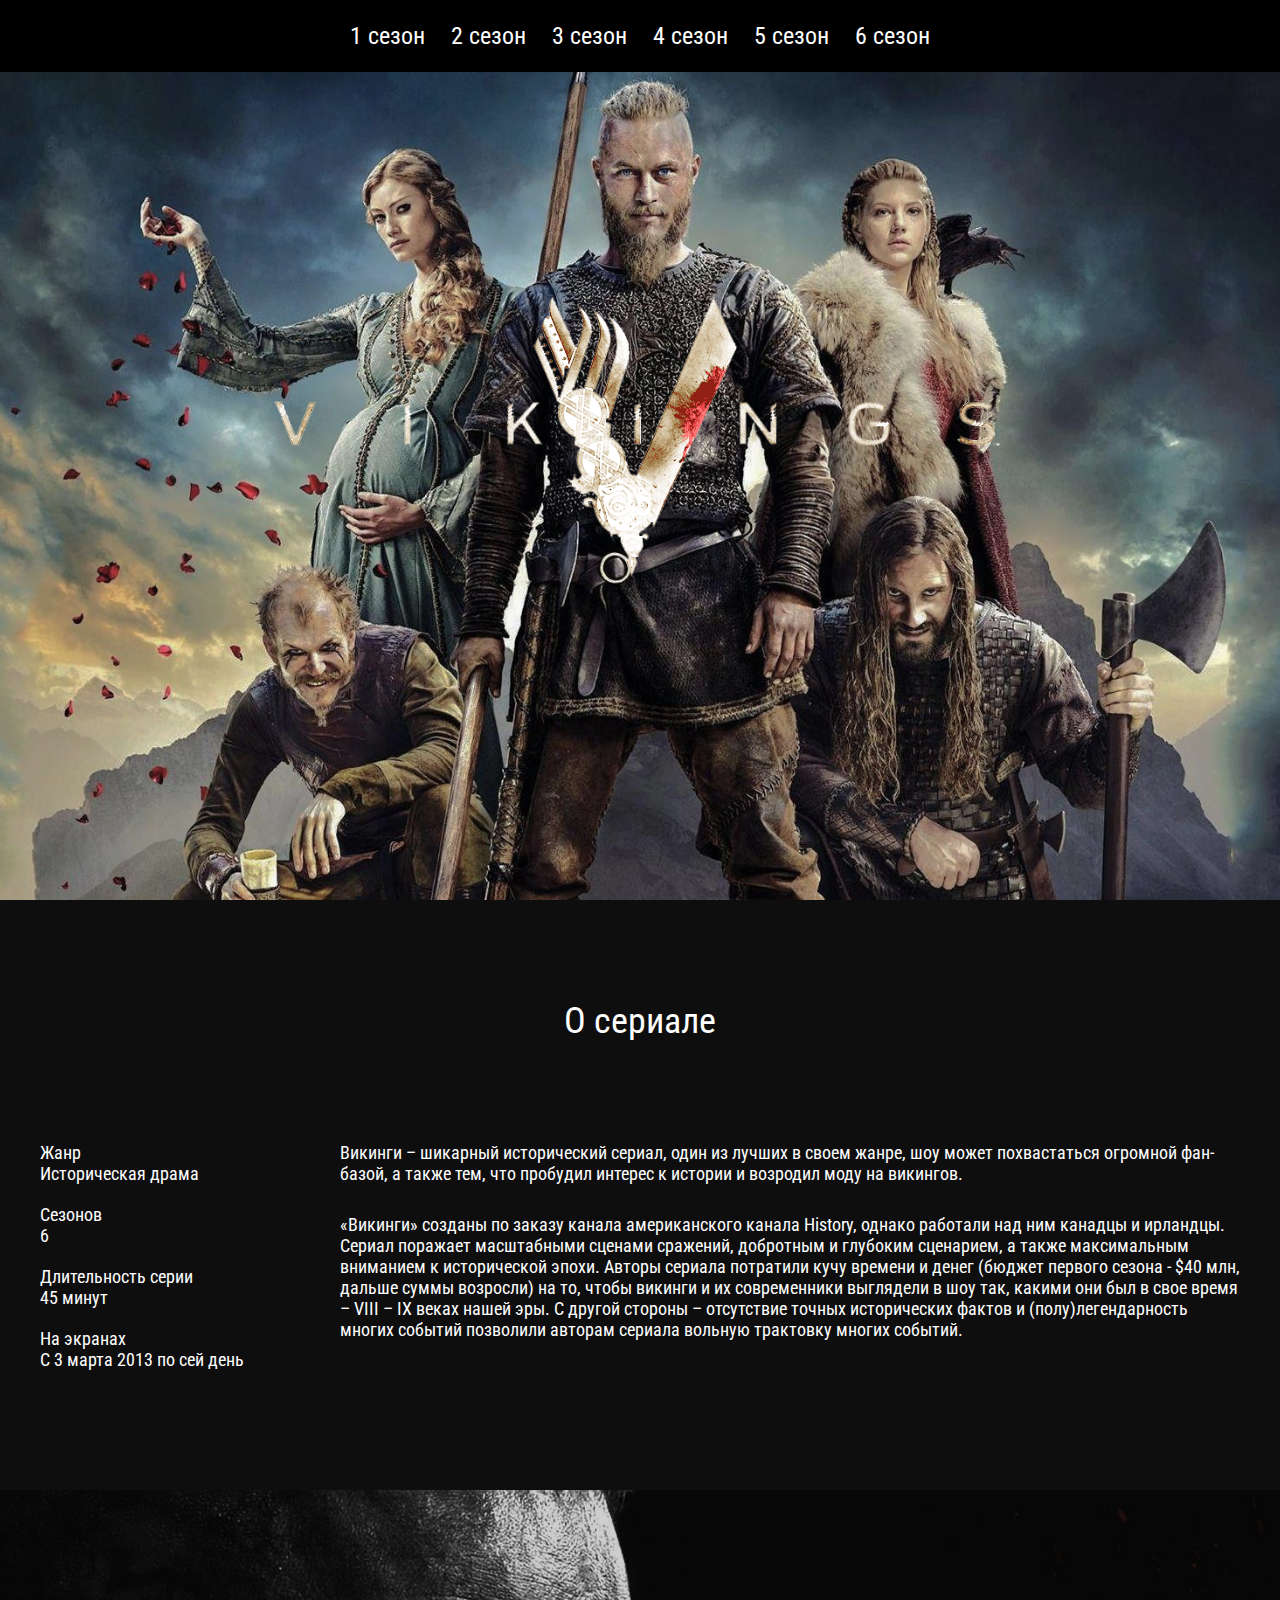
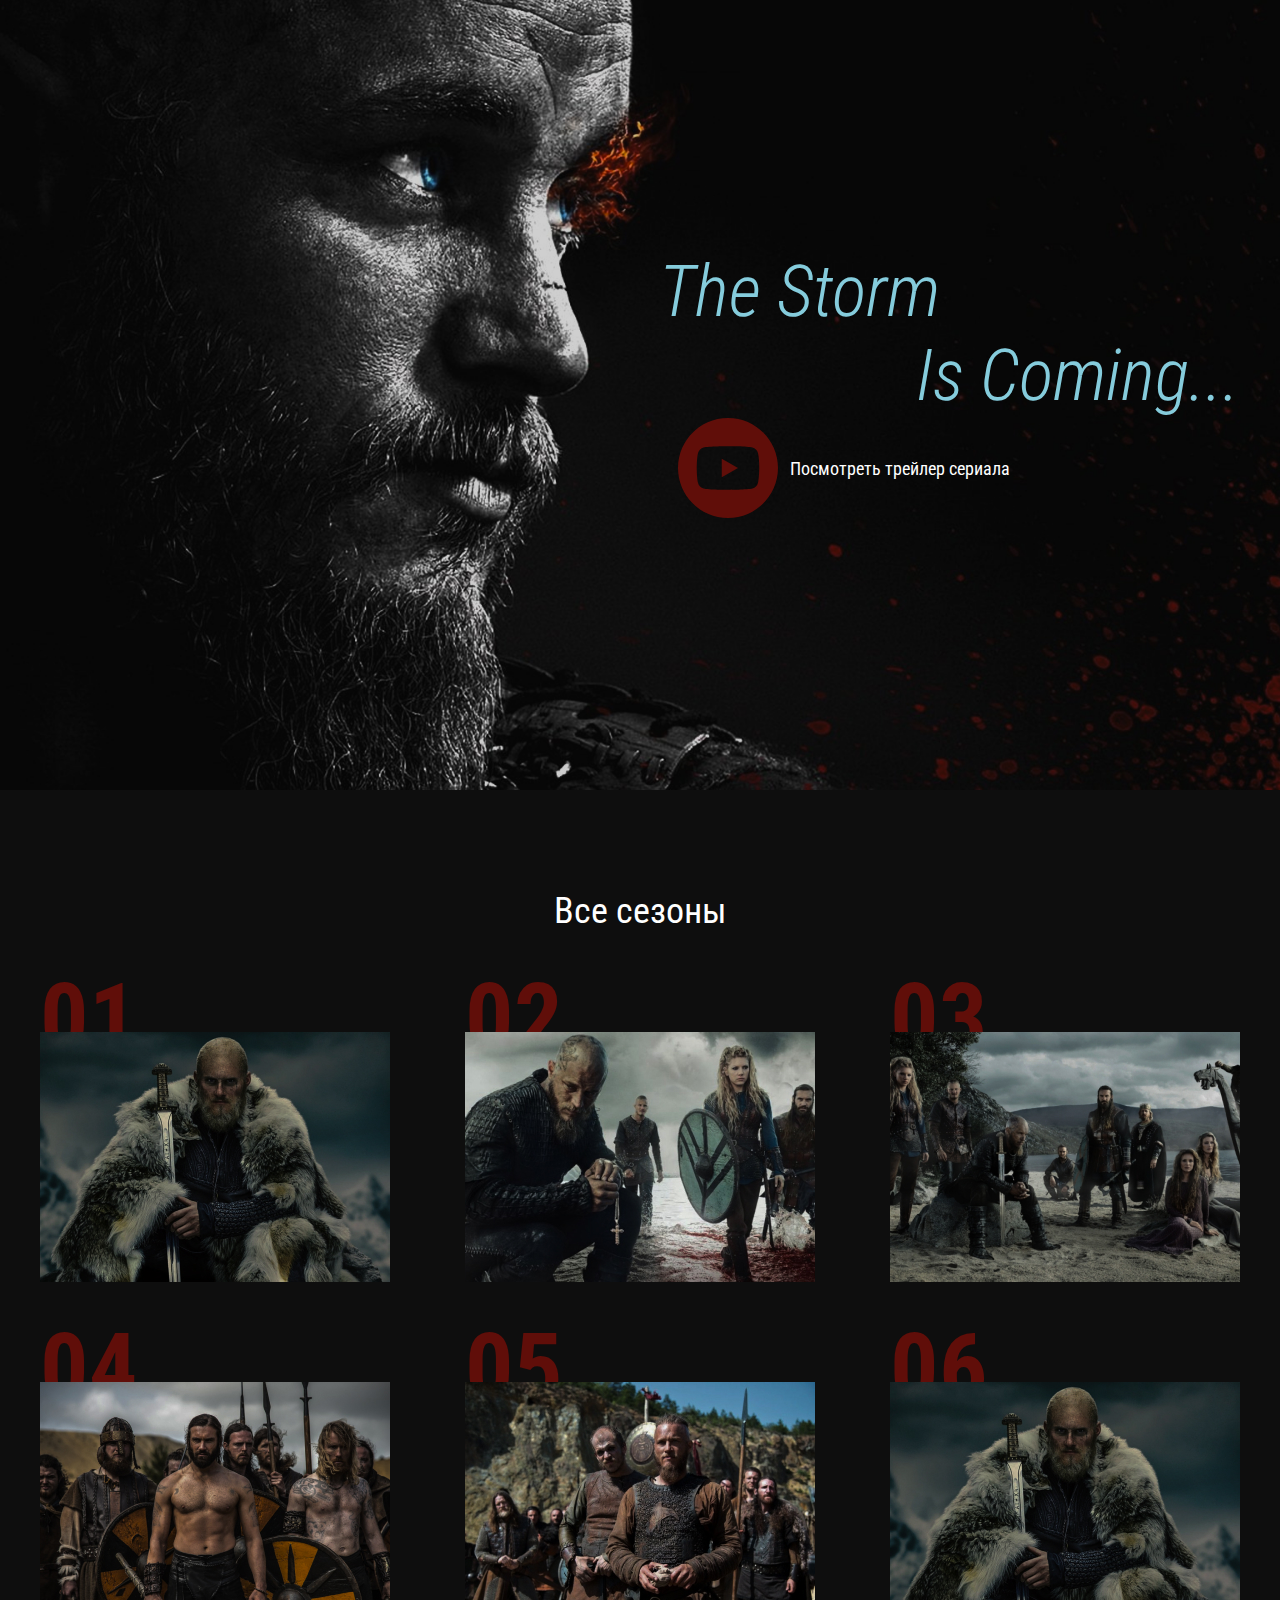
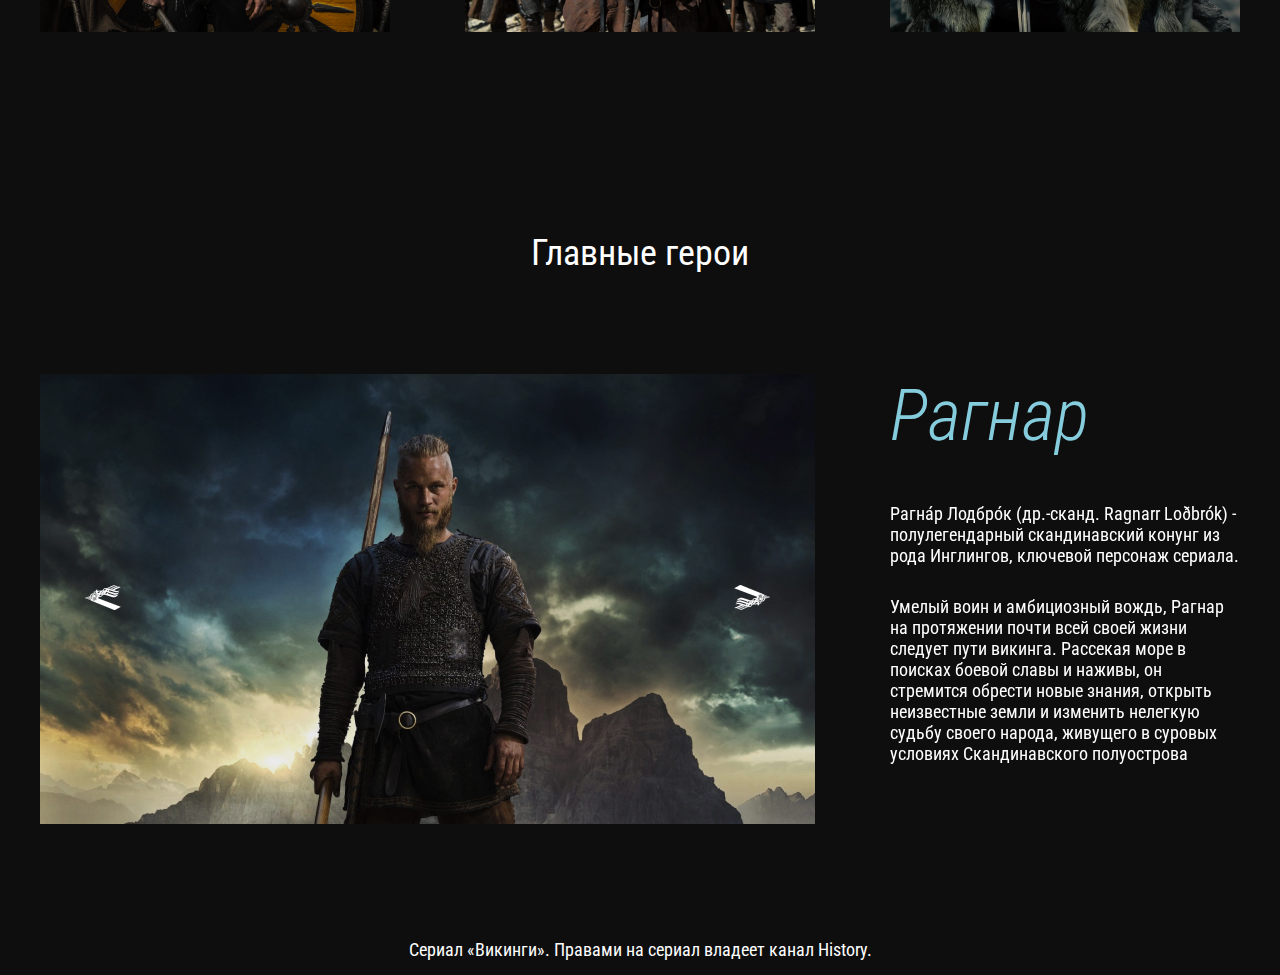
<file: index.html>
<!DOCTYPE html>
<html lang="ru">
<head>
  <meta charset="UTF-8">
  <meta name="viewport" content="width=device-width, initial-scale=1.0">
  <meta http-equiv="X-UA-Compatible" content="ie=edge">
  <title>vikings</title>
  <link rel="preconnect" href="https://fonts.googleapis.com">
  <link rel="preconnect" href="https://fonts.gstatic.com" crossorigin>
  <link href="https://fonts.googleapis.com/css2?family=Roboto+Condensed:ital,wght@0,400;0,700;1,300&display=swap" rel="stylesheet">
  <link rel="stylesheet" href="css/reset.css">
  <link rel="stylesheet" href="css/slick.css">
  <link rel="stylesheet" href="css/jquery.fancybox.css">
  <link rel="stylesheet" href="css/style.css">
</head>
<body>
  
  <header class="header">
    <nav class="menu">
      <button class="menu__btn"><span></span></button>
      <ul class="menu__list">
        <li class="menu__list-item">
          <a class="menu__list-link" href="season-1.html">1 сезон</a>
        </li>
        <li class="menu__list-item">
          <a class="menu__list-link" href="#">2 сезон</a>
        </li>
        <li class="menu__list-item">
          <a class="menu__list-link" href="#">3 сезон</a>
        </li>
        <li class="menu__list-item">
          <a class="menu__list-link" href="#">4 сезон</a>
        </li>
        <li class="menu__list-item">
          <a class="menu__list-link" href="#">5 сезон</a>
        </li>
        <li class="menu__list-item">
          <a class="menu__list-link" href="#">6 сезон</a>
        </li>
      </ul>
    </nav>
    <div class="logo">
      <img class="logo__img" src="images/header/logo.png" alt="">
    </div>
  </header>

  <section class="about section-page">
    <div class="container">
      <h3 class="title">О сериале</h3>
      <div class="about__inner">
        <ul class="about__info">
          <li class="about__info-item">
            Жанр
            <span>Историческая драма</span>
          </li>
          <li class="about__info-item">
            Сезонов
            <span>6</span>
          </li>
          <li class="about__info-item">
            Длительность серии
            <span>45 минут</span>
          </li>
          <li class="about__info-item">
            На экранах
            <span>С 3 марта 2013 по сей день</span>
          </li>
        </ul>
        <div class="about__text">
          <p>
            Викинги – шикарный исторический сериал, один из лучших в своем жанре, шоу может похвастаться огромной фан-базой, а также тем, что пробудил интерес к истории и возродил моду на викингов.
          </p>
          <p>
            «Викинги» созданы по заказу канала американского канала History, однако работали над ним канадцы и ирландцы. Сериал поражает масштабными сценами сражений, добротным и глубоким сценарием, а также максимальным вниманием к исторической эпохи. Авторы сериала потратили кучу времени и денег (бюджет первого сезона - $40 млн, дальше суммы возросли) на то, чтобы викинги и их современники выглядели в шоу так, какими они был в свое время – VIII – IX веках нашей эры. С другой стороны – отсутствие точных исторических фактов и (полу)легендарность многих событий позволили авторам сериала вольную трактовку многих событий.
          </p>
        </div>
      </div>
    </div>
  </section>

  <section class="video">
    <div class="container">
      <h3 class="video__text"><span>The Storm </span>Is Coming...</h3>
      <a class="video__btn" data-fancybox href="https://www.youtube.com/watch?v=FUP5IjRBTC8">Посмотреть трейлер сериала</a>
    </div>
  </section>

  <section class="seasons section-page">
    <div class="container">
      <h3 class="title">Все сезоны</h3>
      <ol class="seasons__inner">
        <li class="seasons__item" style="background-image: url('images/season/season1.jpg');">
          <a class="seasons__link" href="season-1.html">Cмотреть</a>
        </li>
        <li class="seasons__item" style="background-image: url('images/season/season2.jpg');">
          <a class="seasons__link" href="#">Cмотреть</a>
        </li>
        <li class="seasons__item" style="background-image: url('images/season/season3.jpg');">
          <a class="seasons__link" href="#">Cмотреть</a>
        </li>
        <li class="seasons__item" style="background-image: url('images/season/season4.jpg');">
          <a class="seasons__link" href="#">Cмотреть</a>
        </li>
        <li class="seasons__item" style="background-image: url('images/season/season5.jpg');">
          <a class="seasons__link" href="#">Cмотреть</a>
        </li>
        <li class="seasons__item" style="background-image: url('images/season/season6.jpg');">
          <a class="seasons__link" href="#">Cмотреть</a>
        </li>
      </ol>
    </div>
  </section>

  <section class="heroes section-page">
    <div class="container">
      <h3 class="title">Главные герои</h3>
      <div class="heroes__inner">
        <div class="heroes__slider-img">
          <img class="heroes__img" src="images/heroes/heroes1.jpg" alt="">
          <img class="heroes__img" src="images/heroes/heroes1.jpg" alt="">
          <img class="heroes__img" src="images/heroes/heroes1.jpg" alt="">
        </div>
        <div class="heroes__slider-text">
          <div class="heroes__text">
            <h4 class="heroes__name">Рагнар</h4>
            <p>
              Рагна́р Лодбро́к (др.-сканд. Ragnarr Loðbrók) - полулегендарный скандинавский конунг из рода Инглингов, ключевой персонаж сериала.
            </p>
            <p>
              Умелый воин и амбициозный вождь, Рагнар на протяжении почти всей своей жизни следует пути викинга. Рассекая море в поисках боевой славы и наживы, он стремится обрести новые знания, открыть неизвестные земли и изменить нелегкую судьбу своего народа, живущего в суровых условиях Скандинавского полуострова
            </p>
          </div>
          <div class="heroes__text">
            <h4 class="heroes__name">Рагнар2</h4>
            <p>
              Рагна́р Лодбро́к (др.-сканд. Ragnarr Loðbrók) - полулегендарный скандинавский конунг из рода Инглингов, ключевой персонаж сериала.
            </p>
            <p>
              Умелый воин и амбициозный вождь, Рагнар на протяжении почти всей своей жизни следует пути викинга. Рассекая море в поисках боевой славы и наживы, он стремится обрести новые знания, открыть неизвестные земли и изменить нелегкую судьбу своего народа, живущего в суровых условиях Скандинавского полуострова
            </p>
          </div>
          <div class="heroes__text">
            <h4 class="heroes__name">Рагнар3</h4>
            <p>
              Рагна́р Лодбро́к (др.-сканд. Ragnarr Loðbrók) - полулегендарный скандинавский конунг из рода Инглингов, ключевой персонаж сериала.
            </p>
            <p>
              Умелый воин и амбициозный вождь, Рагнар на протяжении почти всей своей жизни следует пути викинга. Рассекая море в поисках боевой славы и наживы, он стремится обрести новые знания, открыть неизвестные земли и изменить нелегкую судьбу своего народа, живущего в суровых условиях Скандинавского полуострова
            </p>
          </div>
        </div>
      </div>
    </div>
  </section>

  <footer class="footer">
    <div class="container">
      <p class="copy">
        Сериал «Викинги». Правами на сериал владеет канал History.
      </p>
    </div>
  </footer>

  <script src="https://ajax.googleapis.com/ajax/libs/jquery/3.4.1/jquery.min.js"></script>
  <script src="js/slick.min.js"></script>
  <script src="js/jquery.fancybox.min.js"></script>
  <script src="js/main.js"></script>
</body>
</html>
</file>
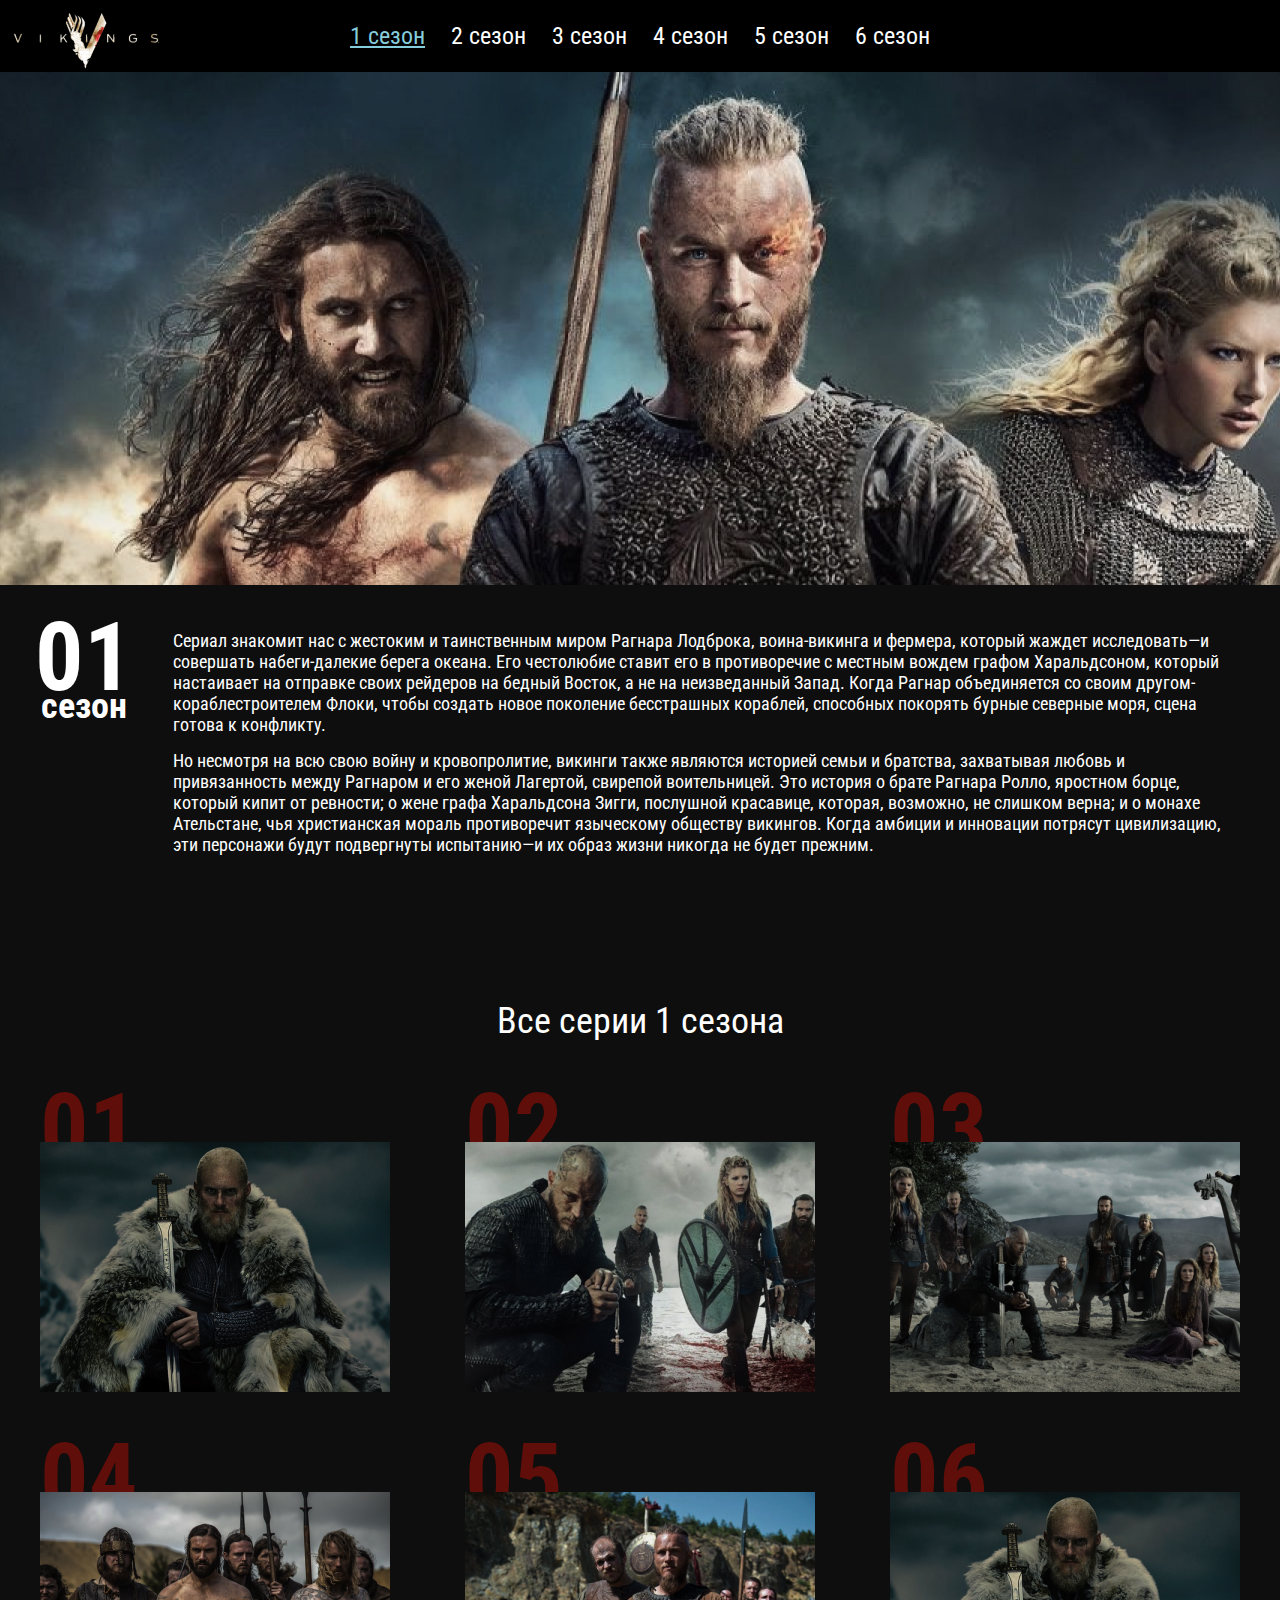
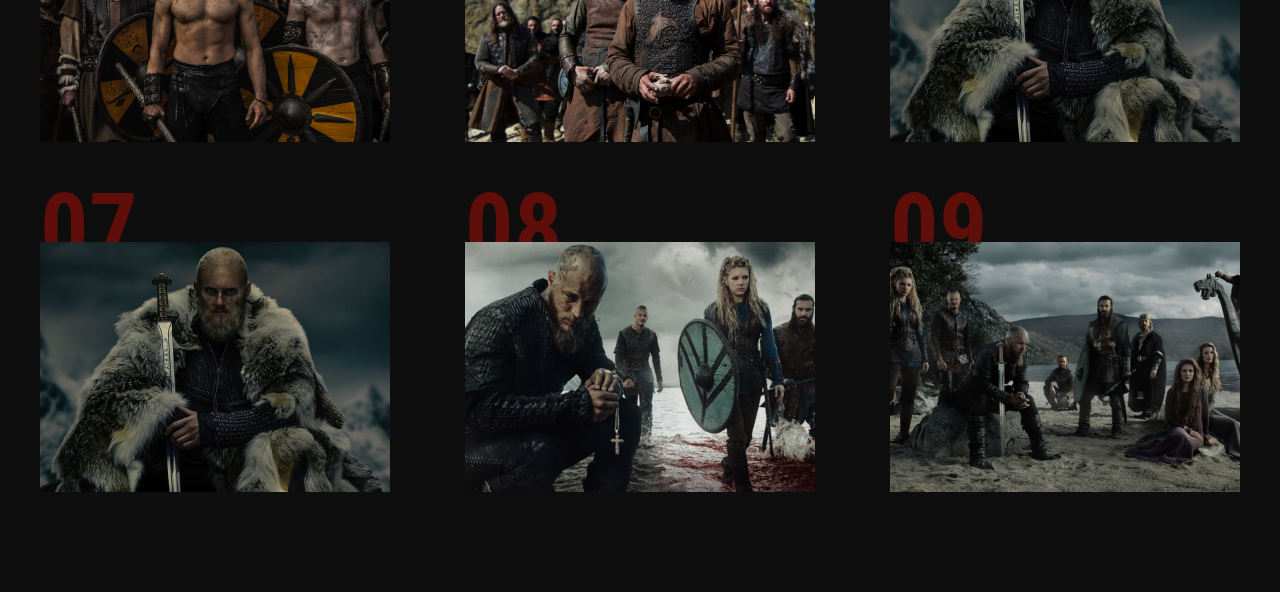
<file: season-1.html>
<!DOCTYPE html>
<html lang="ru">
<head>
	<meta charset="UTF-8">
	<meta name="viewport" content="width=device-width, initial-scale=1.0">
	<meta http-equiv="X-UA-Compatible" content="ie=edge">
	<title>season-1</title>
	<link rel="preconnect" href="https://fonts.googleapis.com">
	<link rel="preconnect" href="https://fonts.gstatic.com" crossorigin>
	<link href="https://fonts.googleapis.com/css2?family=Roboto+Condensed:ital,wght@0,400;0,700;1,300&display=swap" rel="stylesheet">
	<link rel="stylesheet" href="css/reset.css">
	<link rel="stylesheet" href="css/jquery.fancybox.css">
	<link rel="stylesheet" href="css/style.css">
</head>
<body>

	<header class="page-header">
		<nav class="menu">
			<button class="menu__btn"><span></span></button>
			<div class="menu__container">
				<a class="page-logo" href="index.html">
					<img src="images/season-1/season-1-logo.png" alt="">
				</a>
				<ul class="menu__list">
					<li class="menu__list-item">
						<a class="menu__list-link menu__list-link--active" href="#">1 сезон</a>
					</li>
					<li class="menu__list-item">
						<a class="menu__list-link" href="#">2 сезон</a>
					</li>
					<li class="menu__list-item">
						<a class="menu__list-link" href="#">3 сезон</a>
					</li>
					<li class="menu__list-item">
						<a class="menu__list-link" href="#">4 сезон</a>
					</li>
					<li class="menu__list-item">
						<a class="menu__list-link" href="#">5 сезон</a>
					</li>
					<li class="menu__list-item">
						<a class="menu__list-link" href="#">6 сезон</a>
					</li>
				</ul>
			</div>
		</nav>
		<div class="season-info">
			<div class="season-info__num">01<span>сезон</span></div>
			<div class="season-info__text">
				<p>
					Сериал знакомит нас с жестоким и таинственным миром Рагнара Лодброка, воина-викинга и фермера, который жаждет исследовать—и совершать набеги-далекие берега океана. Его честолюбие ставит его в противоречие с местным вождем графом Харальдсоном, который настаивает на отправке своих рейдеров на бедный Восток, а не на неизведанный Запад. Когда Рагнар объединяется со своим другом-кораблестроителем Флоки, чтобы создать новое поколение бесстрашных кораблей, способных покорять бурные северные моря, сцена готова к конфликту.
				</p>
				<p>
					Но несмотря на всю свою войну и кровопролитие, викинги также являются историей семьи и братства, захватывая любовь и привязанность между Рагнаром и его женой Лагертой, свирепой воительницей. Это история о брате Рагнара Ролло, яростном борце, который кипит от ревности; о жене графа Харальдсона Зигги, послушной красавице, которая, возможно, не слишком верна; и о монахе Ательстане, чья христианская мораль противоречит языческому обществу викингов. Когда амбиции и инновации потрясут цивилизацию, эти персонажи будут подвергнуты испытанию—и их образ жизни никогда не будет прежним.
				</p>
			</div>
		</div>
	</header>

	<section class="seasons section-page">
		<div class="container">
			<h3 class="title">Все серии 1 сезона</h3>
			<ol class="seasons__inner">
				<li class="seasons__item" style="background-image: url('images/season/season1.jpg');">
					<a class="seasons__link" data-fancybox href="https://www.youtube.com/watch?v=FUP5IjRBTC8?autoplay=0">Cмотреть</a>
				</li>
				<li class="seasons__item" style="background-image: url('images/season/season2.jpg');">
					<a class="seasons__link" data-fancybox href="https://www.youtube.com/watch?v=FUP5IjRBTC8?autoplay=0">Cмотреть</a>
				</li>
				<li class="seasons__item" style="background-image: url('images/season/season3.jpg');">
					<a class="seasons__link" data-fancybox href="https://www.youtube.com/watch?v=FUP5IjRBTC8?autoplay=0">Cмотреть</a>
				</li>
				<li class="seasons__item" style="background-image: url('images/season/season4.jpg');">
					<a class="seasons__link" data-fancybox href="https://www.youtube.com/watch?v=FUP5IjRBTC8?autoplay=0">Cмотреть</a>
				</li>
				<li class="seasons__item" style="background-image: url('images/season/season5.jpg');">
					<a class="seasons__link" data-fancybox href="https://www.youtube.com/watch?v=FUP5IjRBTC8?autoplay=0">Cмотреть</a>
				</li>
				<li class="seasons__item" style="background-image: url('images/season/season6.jpg');">
					<a class="seasons__link" data-fancybox href="https://www.youtube.com/watch?v=FUP5IjRBTC8?autoplay=0">Cмотреть</a>
				</li>
				<li class="seasons__item" style="background-image: url('images/season/season1.jpg');">
					<a class="seasons__link" data-fancybox href="https://www.youtube.com/watch?v=FUP5IjRBTC8?autoplay=0">Cмотреть</a>
				</li>
				<li class="seasons__item" style="background-image: url('images/season/season2.jpg');">
					<a class="seasons__link" data-fancybox href="https://www.youtube.com/watch?v=FUP5IjRBTC8?autoplay=0">Cмотреть</a>
				</li>
				<li class="seasons__item" style="background-image: url('images/season/season3.jpg');">
					<a class="seasons__link" data-fancybox href="https://www.youtube.com/watch?v=FUP5IjRBTC8?autoplay=0">Cмотреть</a>
				</li>
			</ol>
		</div>
	</section>

	<script src="https://ajax.googleapis.com/ajax/libs/jquery/3.4.1/jquery.min.js"></script>
	<script src="js/jquery.fancybox.min.js"></script>
	<script src="js/main.js"></script>
</body>
</html>
</file>
<file: css/style.css>
*{
	box-sizing: border-box;
}
body{
	background-color: #0e0e0e;
	color: #fff;
	font-family: 'Roboto Condensed', sans-serif;
	font-weight: 400;
	font-size: 18px;
	line-height: 21px;
}
a{
	color: inherit;
	text-decoration: none;
}
ul{
	list-style: none;
}
.container{
	max-width: 1230px;
	padding: 0 15px;
	margin: 0 auto;
}
.section-page{
	padding: 100px 0;
}
.title{
	text-align: center;
	margin-bottom: 100px;
	font-size: 36px;
	line-height: 42px;
	font-weight: 400;
}
/*-----------------------------------*/
.header {
	background-image: url('../images/header/bg.jpg');
	height: 100vh;
	background-size: cover;
	background-repeat: no-repeat;
	background-position: center 80px;
	text-align: center;
	position: relative;
}
.header::after{
	content: '';
	position: absolute;
	height: 70px;
	bottom: 0;
	left: 0;
	width: 100%;
}
.menu {
	padding: 20px 0;
	background: #000000;
}
.menu__btn{
	display: none;
}
.menu__list {
	display: flex;
	justify-content: center;
	
}
.menu__list-item {
	padding: 0 13px;
}
.menu__list-link {
	font-size: 36px;
	line-height: 42px;
	transition: all 0.3s;
}
.menu__list-link:hover{
	color: #85ccdc;
	text-decoration: underline;
}
.logo {
	padding-top: 25vh;
}
.logo__img {
}
/*-----------------------------*/
.about {
}
.container {
}
.title {
}
.about__inner {
	display: flex;
}
.about__info {
	width: 375px;
	margin-right: 50px;
	flex: none;
}
.about__info-item {
	margin-bottom: 20px;
}
.about__info-item span{
	display: block;
}
.about__text {
}
.about__text p{
	margin-bottom: 30px;
}
/*---------------------------------*/
.video {
	background-image: url('../images/video/video-bg.jpg');
	height: 100vh;
	background-repeat: no-repeat;
	background-size: cover;
	background-position: center center;
	text-align: right;
}
.container {
}
.video__text {
	font-style: italic;
	font-weight: 300;
	font-size: 72px;
	line-height: 84px;
	color: #85CCDC;
	padding-top: 40vh;
	margin-bottom: 40px;
}
.video__text span{
	display: block;
	padding-right: 300px;
}
.video__btn {
	padding-left: 112px;
	position: relative;
	margin-right: 230px;
}
.video__btn::before{
	content: '';
	position: absolute;
	width: 100px;
	height: 100px;
	left: 0;
	top: -40px;
	background-image: url('../images/video/youtube.svg');
}
/*----------------------------------*/
.seasons {
}
.section-page {
}
.container {
}
.title {
}
.seasons__inner {
	display: grid;
	grid-template-columns: repeat(auto-fill, minmax(285px, 1fr));
	grid-gap: 100px 75px;
	counter-reset: my-counter;
}
.seasons__item {
	/* width: 350px; */
	height: 250px;
	background-repeat: no-repeat;
	background-position: center center;
	background-size: cover;
	position: relative;
	list-style: none;
	display: flex;
	justify-content: center;
	align-items: center;
}
.seasons__item::before{
	content: '0' counter(my-counter);
	counter-increment: my-counter;
	position: absolute;
	font-weight: 700;
	font-size: 96px;
	line-height: 112px;
	color: #600E09;
	left: 0;
	top: -70px;
	z-index: -1;
}
.seasons__item:nth-child(n+10)::before{
	content: counter(my-counter);
}
.seasons__item:hover::after{
	content: '';
	background: rgba(14, 14, 14, 0.8);
	position: absolute;
	top: 0;
	bottom: 0;
	left: 0;
	right: 0;
}
.seasons__link {
	font-size: 36px;
	line-height: 42px;
	padding: 12px 80px;
	background-color: #000;
	opacity: 0;
	transition: all 0.5s;
	z-index: 2;
}
.seasons__item:hover .seasons__link{
	opacity: 1;
}
/*---------------------------------------*/
.heroes {
}
.section-page {
}
.container {
}
.title {
}
.heroes__inner {
	display: flex;
	justify-content: space-between;
}
.heroes__slider-img {
	max-width: 775px;
}
.heroes__img {
}
.heroes__slider-text {
	max-width: 350px;
}
.slick-btn{
	position: absolute;
	top: 50%;
	transform: translateY(-50%);
	border: none;
	background-color: transparent;
	z-index: 5;
	cursor: pointer;
}
.slick-prev{
	left: 38px;
}
.slick-next{
	right: 38px;
}
.heroes__name {
	font-style: italic;
	font-weight: 300;
	font-size: 72px;
	line-height: 84px;
	color: #85CCDC;
	margin-bottom: 45px;
}
.heroes__text {
}
.heroes__text p{
	padding-bottom: 30px;
}
/*------------------------------------*/
.copy{
	padding: 15px 0;
	text-align: center;
}
/*--------------season-1---------------------*/
.menu__container{
	max-width: 1385px;
	margin: 0 auto;
	position: relative;
}
.menu__list-link--active{
	color: #85ccdc;
	text-decoration: underline;
}
.page-header{
	background-image: url('../images/season-1/seson-1-header.jpg');
	background-repeat: no-repeat;
	background-position: center center;
	background-size: cover;
	height: 100vh;
	position: relative;
}

.page-logo{
	position: absolute;
	left: 0;
	z-index: 3;
}
.season-info {
	position: absolute;
	max-width: 1385px;
	display: flex;
	padding: 45px 45px 30px 35px;
	background-color: #0E0E0E;
	bottom: 0;
	left: 0;
	right: 0;
	margin: 0 auto;
}
.season-info__num {
	font-weight: 700;
	font-size: 96px;
	line-height: 55px;
	text-align: center;
	margin-right: 40px;
}
.season-info__num span{
	display: block;
	font-size: 36px;
	line-height: 42px;
}
.season-info__text {
}
.season-info__text p{
	padding-bottom: 15px;
}
/*-------------------@media-------------------------*/

@media(max-width: 1420px){
	.page-logo{
		left: 10px;
	}
}
@media(max-width: 1365px){
	.header{
		background-position: center 55px;
	}
	.logo__img{
		max-width: 60%;
	}
	.menu {
		padding: 20px 0;
	}
	.menu__list-link {
		font-size: 24px;
		line-height: 32px;
	}
	.about__info{
		width: 250px;
	}
	.page-logo{
		top: -7px;
	}
}
@media(max-width: 1215px){
	.section-page {
		padding: 50px 0;
	}
	.heroes__inner{
		display: block;
	}
	.heroes__slider-img{
		margin: 0 auto;
	}
	.heroes__name{
		margin-top: 50px;
	}
	.heroes__slider-text{
		max-width: 100%;
	}
}
@media(max-width: 1115px){
	.video__text{
		font-size: 55px;
		line-height: 60px;
	}
	.video__text span {
		padding-right: 210px;
	}
	.video__btn{
		margin-right: 80px;
	}
	.page-header{
		height: 120vh;
	}
	.page-logo{
		display: none;
	}
}
@media(max-width: 785px){
	.about__inner{
		display: block;
	}
	.section-page {
		padding: 50px 0;
	}
	.title{
		margin: 50px 0;
	}
	.about__info{
		text-align: center;
		margin: 0 auto;
		margin-bottom: 50px;
	}
	.video__text{
		font-size: 46px;
		line-height: 52px;
	}
	.video__text span {
		padding-right: 175px;
	}
	.video__btn{
		margin-right: 20px;
		padding-left: 82px;
	}
	.video__btn::before{
		width: 70px;
		height: 70px;
		background-size: cover;
		top: -26px;
	}
	.section-page {
		padding: 0;
	}
	.seasons__inner{
		grid-gap: 80px 35px;
		padding-top: 50px;
	}
	.page-header {
		height: 130vh;
	}
	.season-info{
		display: block;
	}
	.season-info{
		padding: 50px 10px 0 10px;
	}
	.season-info__num{
		margin-bottom: 20px;
		text-align: left;
		font-size: 70px;
		line-height: 44px;
	}
	.season-info__num span {
		font-size: 32px;
	}
}
@media(max-width: 655px){
	.header {
		background-position: center 0px;
	}
	.title{
		font-size: 28px;
		line-height: 36px;
	}
	.menu{
		padding: 0px;
		background-color: transparent;
		text-align: center;
	}
	.menu__list{
		display: block;
		transform: translateY(-130%);
		transition: all 0.3s;
	}
	.menu__list.menu__list--active{
		transform: translateY(0%);
		padding-top: 70px;
		background-color: rgba(0, 0, 0, 1);
		position: absolute;
		z-index: 5;
		width: 100%;
	}
	.menu__list-link{
		display: block;
		padding: 10px 0;
	}
	.logo {
		padding-top: 0vh;
	}
	.page-header {
		height: 150vh;
	}
	.page-logo{
		display: block;
		z-index: 10;
		top: 20px;
		left: 20px;
	}
	.menu__btn{
		display: block;
		width: 35px;
		height: 25px;
		cursor: pointer;
		position: absolute;
		z-index: 10;
		top: 20px;
		right: 20px;
		display: flex;
		align-items: center;
		background-color: transparent;
		border: none;
	}
	.menu__btn span{
		background-color: #fff;
		height: 3px;
		width: 100%;
	}
	.menu__btn::after,
	.menu__btn::before{
		content: '';
		width: 100%;
		height: 3px;
		background-color: #fff;
		position: absolute;
	}
	.menu__btn::before{
		top: 0;
		left: 0;
	}
	.menu__btn::after{
		bottom: 0;
		left: 0;
	}
	.video__text{
		font-size: 40px;
		line-height: 46px;
	}
	.video__text span {
		padding-right: 100px;
	}
	.video__btn{
		font-size: 16px;
		margin-right: 0;
		padding-left: 55px;
	}
	.video__btn::before{
		width: 50px;
		height: 50px;
		background-size: cover;
		top: -16px;
	}
	.seasons__item{
		height: 340px;
	}
	
	.slick-btn{
		display: none;
	}
	.heroes__name {
		font-size: 50px;
		line-height: 50px;
		margin-bottom: 25px;
	}
}
@media(max-width: 410px){
	.video{
		background-image: none;
		height: 30vh;
		padding-bottom: 0;
	}
	.video__text{
		padding-top: 0;
	}
	.section-page {
		padding-top: 0;
	}
	.seasons__item{
		height: 220px;
	}
}
</file>
